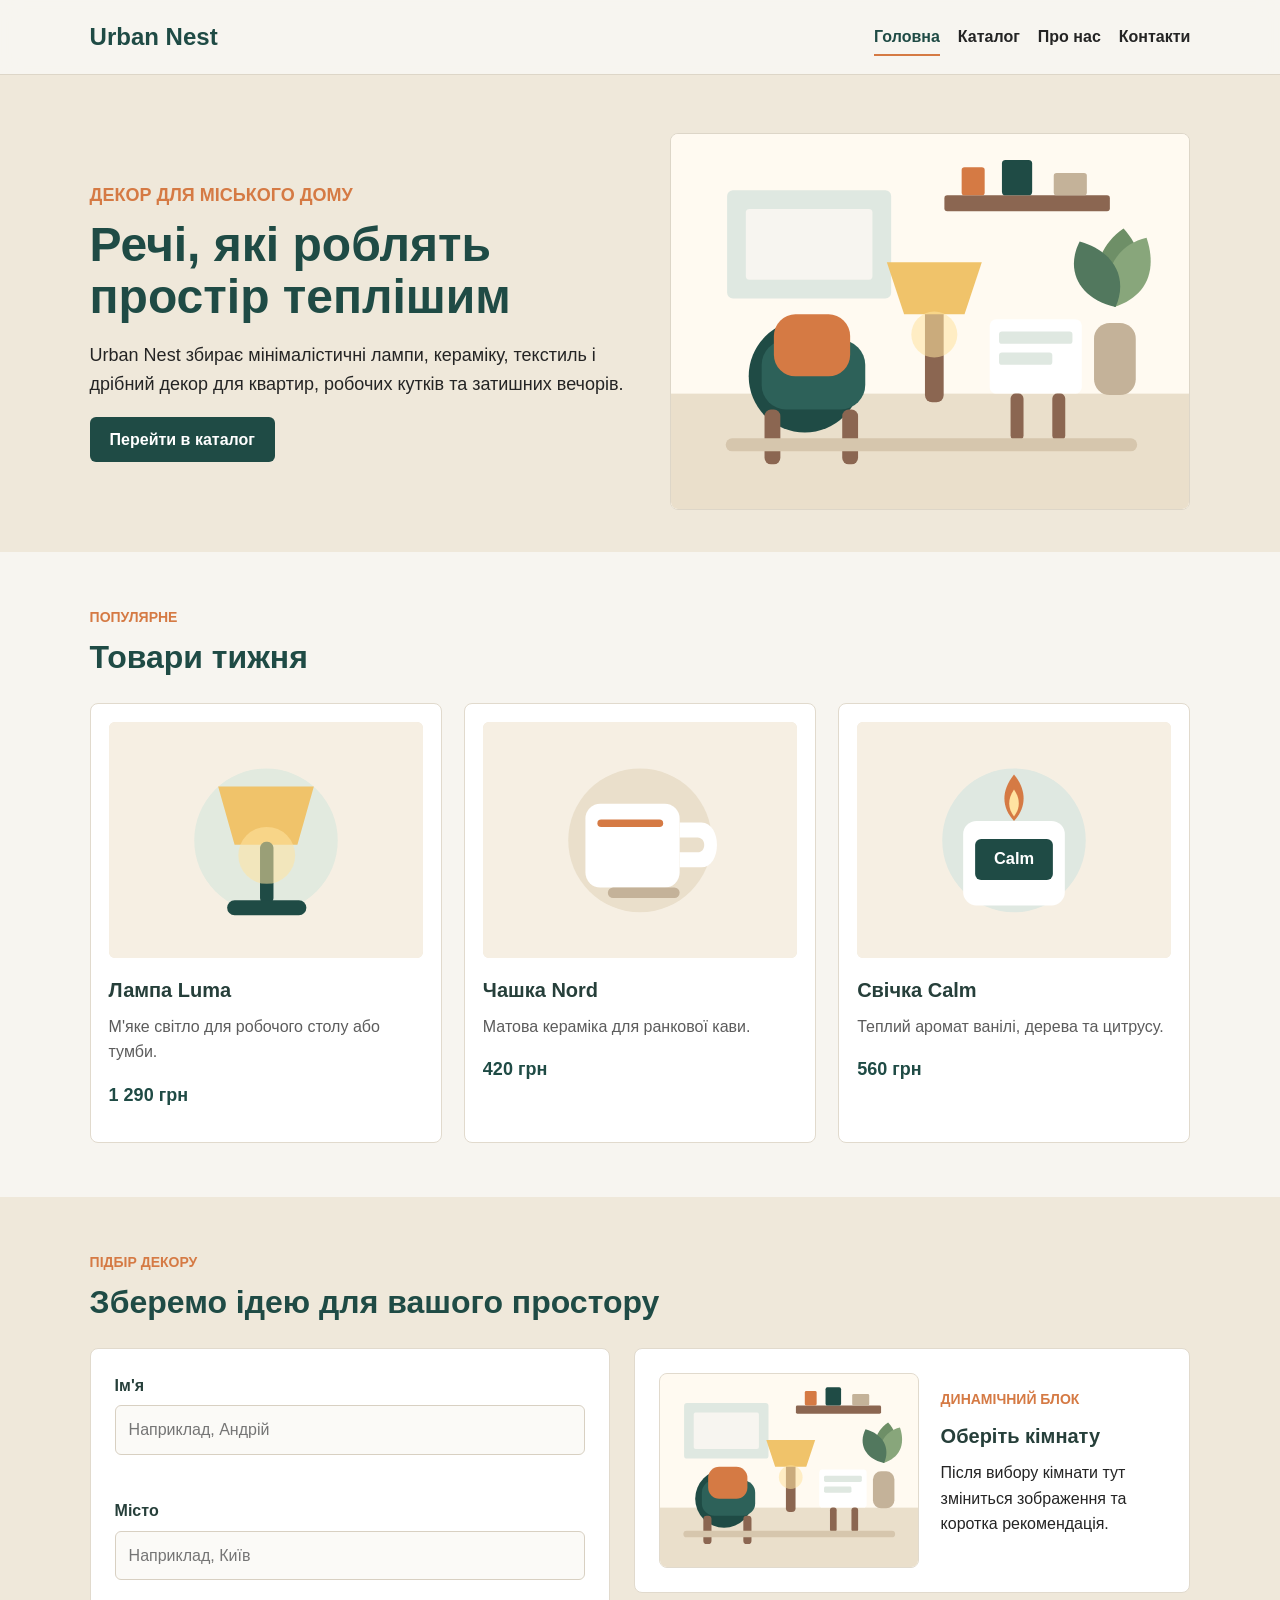
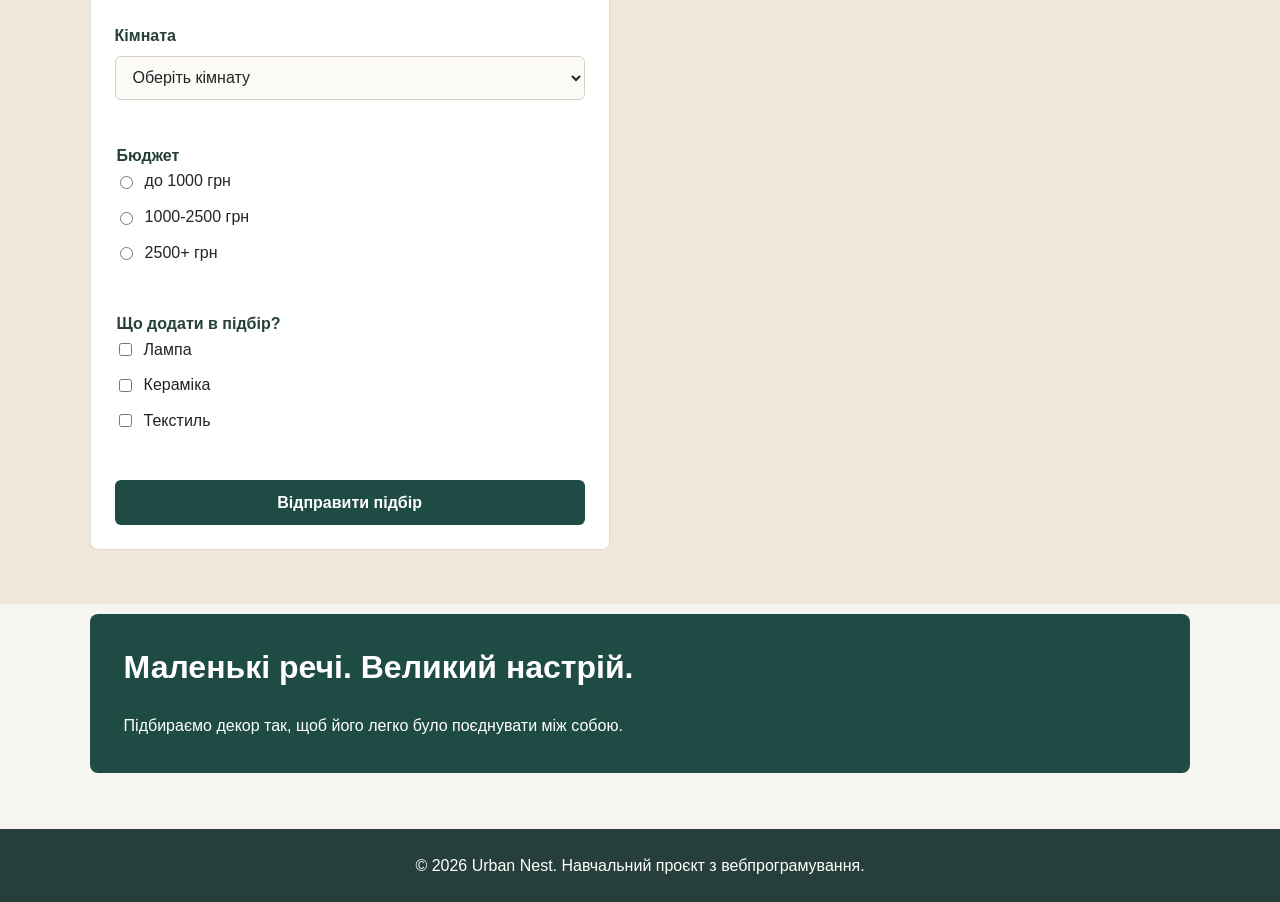
<file: index.html>
<!DOCTYPE html>
<html lang="uk">
<head>
  <meta charset="UTF-8">
  <meta name="viewport" content="width=device-width, initial-scale=1.0">
  <title>Urban Nest | Головна</title>
  <link rel="stylesheet" href="css/style.css">
</head>
<body>
  <header class="site-header">
    <a class="logo" href="index.html">Urban Nest</a>
    <nav class="main-nav" aria-label="Головна навігація">
      <a href="index.html" class="active">Головна</a>
      <a href="catalog.html">Каталог</a>
      <a href="about.html">Про нас</a>
      <a href="contacts.html">Контакти</a>
    </nav>
  </header>

  <main>
    <section class="hero">
      <div class="hero-content">
        <p class="eyebrow">Декор для міського дому</p>
        <h1>Речі, які роблять простір теплішим</h1>
        <p>
          Urban Nest збирає мінімалістичні лампи, кераміку, текстиль і дрібний декор
          для квартир, робочих кутків та затишних вечорів.
        </p>
        <a class="button" href="catalog.html">Перейти в каталог</a>
      </div>
      <img class="hero-image" src="images/hero-room.svg" alt="Ілюстрація затишної кімнати з декором">
    </section>

    <section class="section">
      <div class="section-heading">
        <p class="eyebrow">Популярне</p>
        <h2>Товари тижня</h2>
      </div>

      <div class="product-grid">
        <article class="product-card">
          <img src="images/lamp.svg" alt="Настільна лампа Luma">
          <h3>Лампа Luma</h3>
          <p>М'яке світло для робочого столу або тумби.</p>
          <span class="price">1 290 грн</span>
        </article>

        <article class="product-card">
          <img src="images/mug.svg" alt="Керамічна чашка Nord">
          <h3>Чашка Nord</h3>
          <p>Матова кераміка для ранкової кави.</p>
          <span class="price">420 грн</span>
        </article>

        <article class="product-card">
          <img src="images/candle.svg" alt="Ароматична свічка Calm">
          <h3>Свічка Calm</h3>
          <p>Теплий аромат ванілі, дерева та цитрусу.</p>
          <span class="price">560 грн</span>
        </article>
      </div>
    </section>

    <section class="section form-section">
      <div class="section-heading">
        <p class="eyebrow">Підбір декору</p>
        <h2>Зберемо ідею для вашого простору</h2>
      </div>

      <div class="decor-layout">
        <div class="decor-form-column">
          <form class="decor-form" id="decorForm" novalidate>
            <div class="form-row">
              <label for="clientName">Ім'я</label>
              <input type="text" id="clientName" name="clientName" placeholder="Наприклад, Андрій">
              <span class="field-error" data-error-for="clientName"></span>
            </div>

            <div class="form-row">
              <label for="clientCity">Місто</label>
              <input type="text" id="clientCity" name="clientCity" placeholder="Наприклад, Київ">
              <span class="field-error" data-error-for="clientCity"></span>
            </div>

            <div class="form-row">
              <label for="roomType">Кімната</label>
              <select id="roomType" name="roomType">
                <option value="">Оберіть кімнату</option>
                <option value="living">Вітальня</option>
                <option value="desk">Робочий куточок</option>
                <option value="bedroom">Спальня</option>
              </select>
              <span class="field-error" data-error-for="roomType"></span>
            </div>

            <fieldset class="form-group">
              <legend>Бюджет</legend>
              <label>
                <input type="radio" name="budget" value="до 1000 грн">
                до 1000 грн
              </label>
              <label>
                <input type="radio" name="budget" value="1000-2500 грн">
                1000-2500 грн
              </label>
              <label>
                <input type="radio" name="budget" value="2500+ грн">
                2500+ грн
              </label>
              <span class="field-error" data-error-for="budget"></span>
            </fieldset>

            <fieldset class="form-group">
              <legend>Що додати в підбір?</legend>
              <label>
                <input type="checkbox" name="items" value="Лампа">
                Лампа
              </label>
              <label>
                <input type="checkbox" name="items" value="Кераміка">
                Кераміка
              </label>
              <label>
                <input type="checkbox" name="items" value="Текстиль">
                Текстиль
              </label>
              <span class="field-error" data-error-for="items"></span>
            </fieldset>

            <button class="button" type="submit">Відправити підбір</button>
          </form>

          <div class="form-result" id="formResult" hidden></div>
        </div>

        <aside class="decor-preview" id="decorPreview" aria-live="polite">
          <img id="roomPreviewImage" src="images/hero-room.svg" alt="Приклад інтер'єру Urban Nest">
          <div>
            <p class="eyebrow">Динамічний блок</p>
            <h3 id="roomPreviewTitle">Оберіть кімнату</h3>
            <p id="roomPreviewText">Після вибору кімнати тут зміниться зображення та коротка рекомендація.</p>
          </div>
        </aside>
      </div>
    </section>

    <section class="banner">
      <h2>Маленькі речі. Великий настрій.</h2>
      <p>Підбираємо декор так, щоб його легко було поєднувати між собою.</p>
    </section>
  </main>

  <footer class="site-footer">
    <p>&copy; 2026 Urban Nest. Навчальний проєкт з вебпрограмування.</p>
  </footer>
  <script src="form_ajax.js"></script>
</body>
</html>
</file>
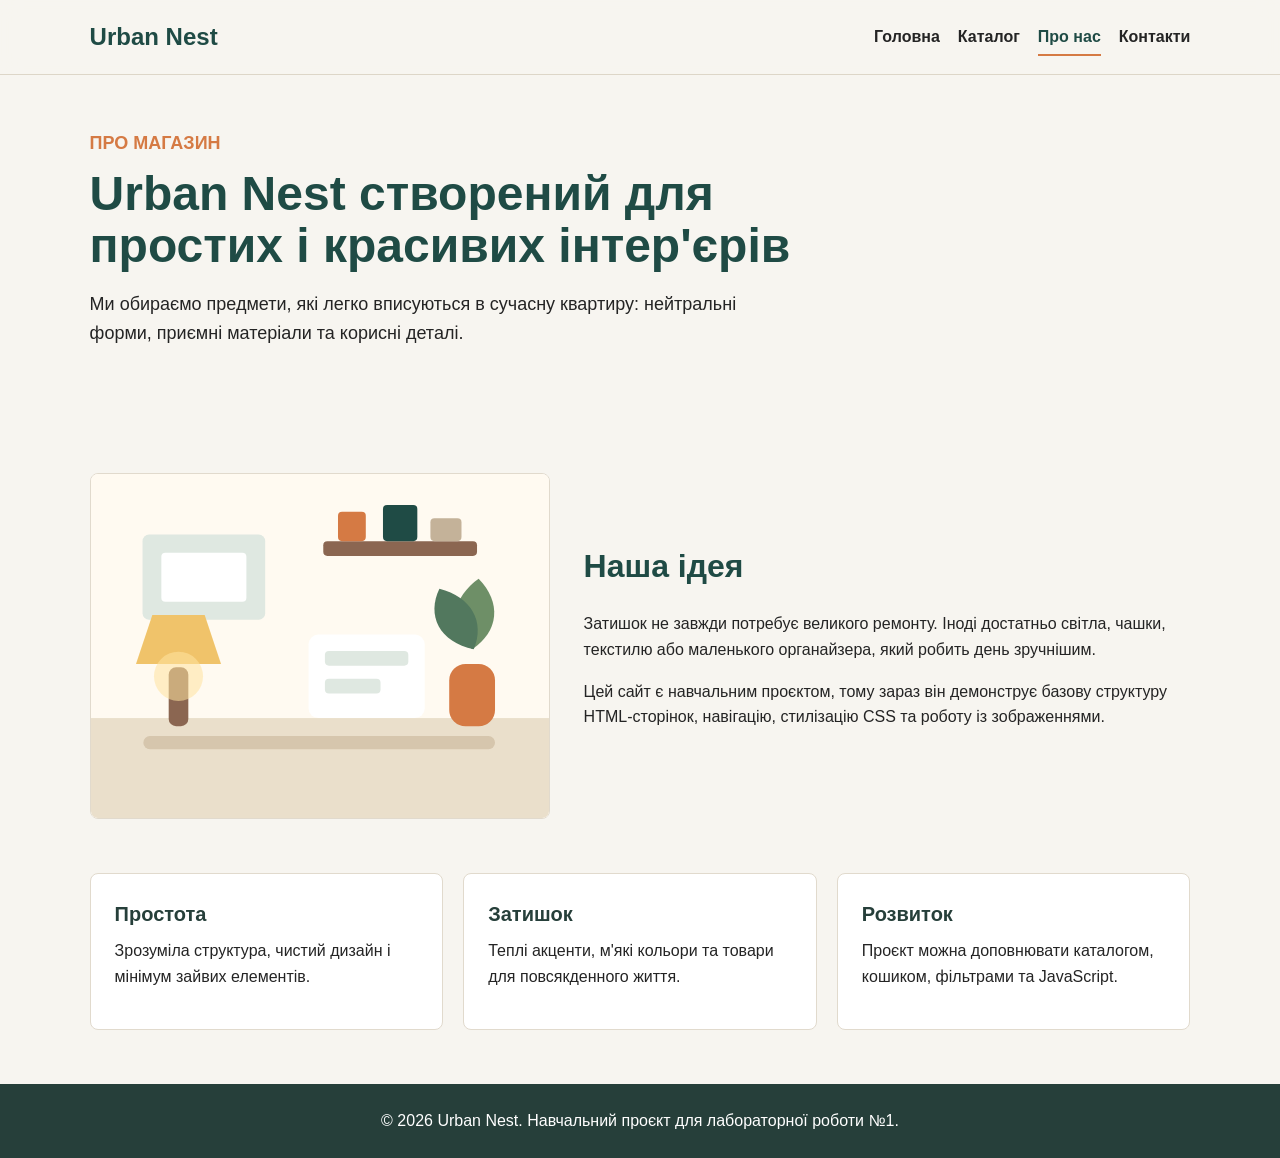
<file: about.html>
<!DOCTYPE html>
<html lang="uk">
<head>
  <meta charset="UTF-8">
  <meta name="viewport" content="width=device-width, initial-scale=1.0">
  <title>Urban Nest | Про нас</title>
  <link rel="stylesheet" href="css/style.css">
</head>
<body>
  <header class="site-header">
    <a class="logo" href="index.html">Urban Nest</a>
    <nav class="main-nav" aria-label="Головна навігація">
      <a href="index.html">Головна</a>
      <a href="catalog.html">Каталог</a>
      <a href="about.html" class="active">Про нас</a>
      <a href="contacts.html">Контакти</a>
    </nav>
  </header>

  <main>
    <section class="page-intro">
      <p class="eyebrow">Про магазин</p>
      <h1>Urban Nest створений для простих і красивих інтер'єрів</h1>
      <p>
        Ми обираємо предмети, які легко вписуються в сучасну квартиру:
        нейтральні форми, приємні матеріали та корисні деталі.
      </p>
    </section>

    <section class="split-section">
      <img src="images/about-corner.svg" alt="Куточок кімнати з полицею та декором">
      <div>
        <h2>Наша ідея</h2>
        <p>
          Затишок не завжди потребує великого ремонту. Іноді достатньо світла,
          чашки, текстилю або маленького органайзера, який робить день зручнішим.
        </p>
        <p>
          Цей сайт є навчальним проєктом, тому зараз він демонструє базову
          структуру HTML-сторінок, навігацію, стилізацію CSS та роботу із зображеннями.
        </p>
      </div>
    </section>

    <section class="values">
      <article>
        <h3>Простота</h3>
        <p>Зрозуміла структура, чистий дизайн і мінімум зайвих елементів.</p>
      </article>
      <article>
        <h3>Затишок</h3>
        <p>Теплі акценти, м'які кольори та товари для повсякденного життя.</p>
      </article>
      <article>
        <h3>Розвиток</h3>
        <p>Проєкт можна доповнювати каталогом, кошиком, фільтрами та JavaScript.</p>
      </article>
    </section>
  </main>

  <footer class="site-footer">
    <p>&copy; 2026 Urban Nest. Навчальний проєкт для лабораторної роботи №1.</p>
  </footer>
</body>
</html>
</file>
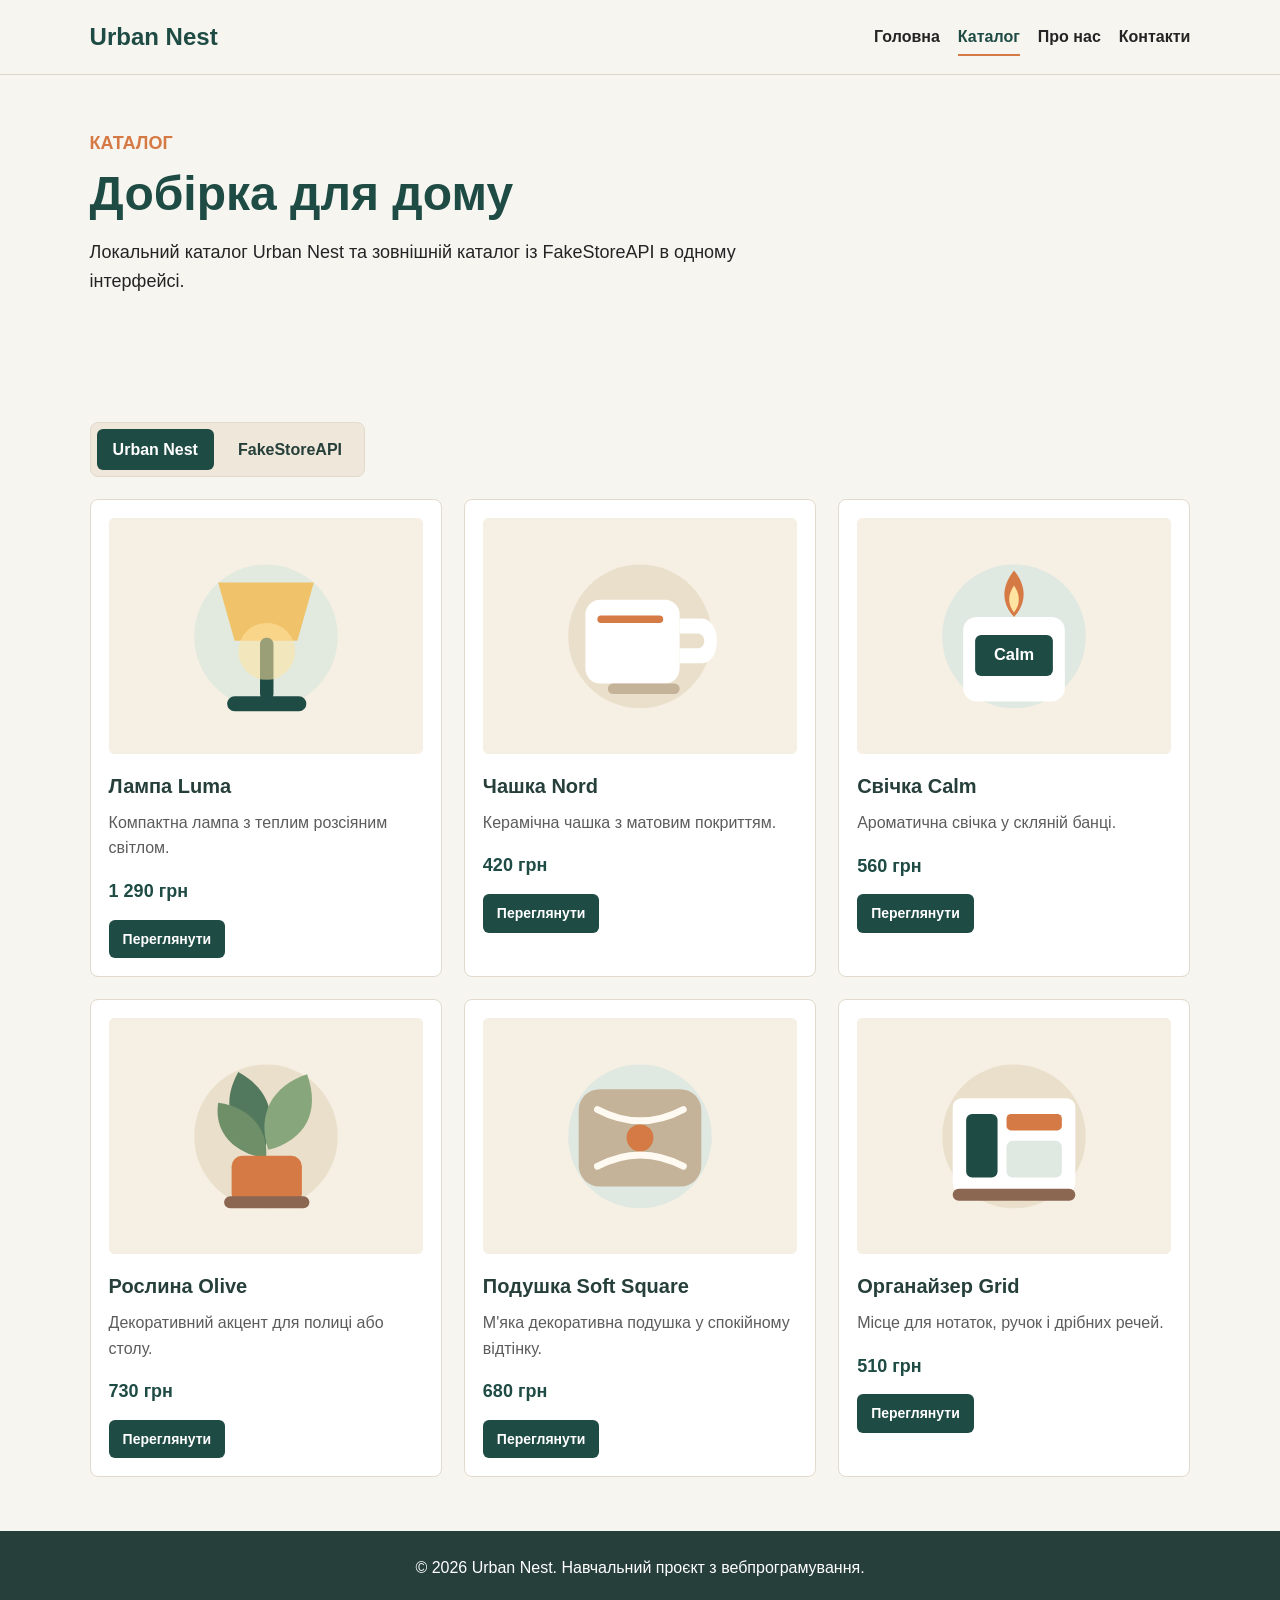
<file: catalog.html>
<!DOCTYPE html>
<html lang="uk">
<head>
  <meta charset="UTF-8">
  <meta name="viewport" content="width=device-width, initial-scale=1.0">
  <title>Urban Nest | Каталог</title>
  <link rel="stylesheet" href="css/style.css">
</head>
<body>
  <header class="site-header">
    <a class="logo" href="index.html">Urban Nest</a>
    <nav class="main-nav" aria-label="Головна навігація">
      <a href="index.html">Головна</a>
      <a href="catalog.html" class="active">Каталог</a>
      <a href="about.html">Про нас</a>
      <a href="contacts.html">Контакти</a>
    </nav>
  </header>

  <main>
    <section class="page-intro">
      <p class="eyebrow">Каталог</p>
      <h1>Добірка для дому</h1>
      <p>Локальний каталог Urban Nest та зовнішній каталог із FakeStoreAPI в одному інтерфейсі.</p>
    </section>

    <section class="section">
      <div class="catalog-tabs" role="tablist" aria-label="Перемикання каталогу">
        <button class="catalog-tab active" id="localTab" type="button" role="tab" aria-selected="true" aria-controls="localCatalog">Urban Nest</button>
        <button class="catalog-tab" id="apiTab" type="button" role="tab" aria-selected="false" aria-controls="apiCatalog">FakeStoreAPI</button>
      </div>

      <div class="catalog-panel active" id="localCatalog" role="tabpanel" aria-labelledby="localTab">
        <div class="product-grid catalog-grid">
          <article class="product-card" data-local-product="lamp" tabindex="0">
            <img src="images/lamp.svg" alt="Настільна лампа Luma">
            <h3>Лампа Luma</h3>
            <p>Компактна лампа з теплим розсіяним світлом.</p>
            <span class="price">1 290 грн</span>
            <button class="small-button open-product" type="button">Переглянути</button>
          </article>

          <article class="product-card" data-local-product="mug" tabindex="0">
            <img src="images/mug.svg" alt="Керамічна чашка Nord">
            <h3>Чашка Nord</h3>
            <p>Керамічна чашка з матовим покриттям.</p>
            <span class="price">420 грн</span>
            <button class="small-button open-product" type="button">Переглянути</button>
          </article>

          <article class="product-card" data-local-product="candle" tabindex="0">
            <img src="images/candle.svg" alt="Ароматична свічка Calm">
            <h3>Свічка Calm</h3>
            <p>Ароматична свічка у скляній банці.</p>
            <span class="price">560 грн</span>
            <button class="small-button open-product" type="button">Переглянути</button>
          </article>

          <article class="product-card" data-local-product="plant" tabindex="0">
            <img src="images/plant.svg" alt="Декоративна рослина Olive">
            <h3>Рослина Olive</h3>
            <p>Декоративний акцент для полиці або столу.</p>
            <span class="price">730 грн</span>
            <button class="small-button open-product" type="button">Переглянути</button>
          </article>

          <article class="product-card" data-local-product="pillow" tabindex="0">
            <img src="images/pillow.svg" alt="Подушка Soft Square">
            <h3>Подушка Soft Square</h3>
            <p>М'яка декоративна подушка у спокійному відтінку.</p>
            <span class="price">680 грн</span>
            <button class="small-button open-product" type="button">Переглянути</button>
          </article>

          <article class="product-card" data-local-product="organizer" tabindex="0">
            <img src="images/organizer.svg" alt="Настільний органайзер Grid">
            <h3>Органайзер Grid</h3>
            <p>Місце для нотаток, ручок і дрібних речей.</p>
            <span class="price">510 грн</span>
            <button class="small-button open-product" type="button">Переглянути</button>
          </article>
        </div>
      </div>

      <div class="catalog-panel" id="apiCatalog" role="tabpanel" aria-labelledby="apiTab" hidden>
        <form class="api-filter-form" id="catalogFilters">
          <label>
            Категорія
            <select id="categoryFilter" name="category">
              <option value="">Усі категорії</option>
            </select>
          </label>

          <label>
            Кількість
            <select id="limitFilter" name="limit">
              <option value="6">6 товарів</option>
              <option value="9">9 товарів</option>
              <option value="12">12 товарів</option>
              <option value="20">20 товарів</option>
            </select>
          </label>

          <label>
            Сортування
            <select id="sortFilter" name="sort">
              <option value="asc">За зростанням</option>
              <option value="desc">За спаданням</option>
            </select>
          </label>

          <button class="button" type="submit">Оновити</button>
        </form>

        <div class="api-status" id="catalogStatus" role="status">Завантаження товарів...</div>
        <div class="product-grid catalog-grid" id="apiProductGrid"></div>
      </div>
    </section>
  </main>

  <div class="product-modal" id="productModal" aria-hidden="true">
    <div class="modal-backdrop" data-close-modal></div>
    <section class="modal-panel" aria-label="Детальна інформація про товар">
      <button class="modal-close" type="button" data-close-modal aria-label="Закрити">&times;</button>

      <div class="gallery">
        <button class="gallery-control gallery-prev" type="button" aria-label="Попереднє зображення">&#8249;</button>
        <img id="galleryImage" src="images/lamp.svg" alt="Лампа Luma">
        <button class="gallery-control gallery-next" type="button" aria-label="Наступне зображення">&#8250;</button>
      </div>

      <div class="gallery-meta">
        <span id="galleryCounter">1 / 3</span>
        <div class="gallery-dots" id="galleryDots" aria-label="Індикатори зображень"></div>
      </div>

      <div class="modal-copy">
        <p class="eyebrow">Деталі товару</p>
        <h2 id="modalTitle">Лампа Luma</h2>
        <p id="modalDescription">Компактна лампа з теплим розсіяним світлом.</p>
        <strong class="modal-price" id="modalPrice">1 290 грн</strong>
        <p class="modal-category" id="modalCategory">Категорія</p>
        <a class="button" href="contacts.html">Замовити</a>
      </div>
    </section>
  </div>

  <footer class="site-footer">
    <p>&copy; 2026 Urban Nest. Навчальний проєкт з вебпрограмування.</p>
  </footer>
  <script src="script.js"></script>
</body>
</html>
</file>
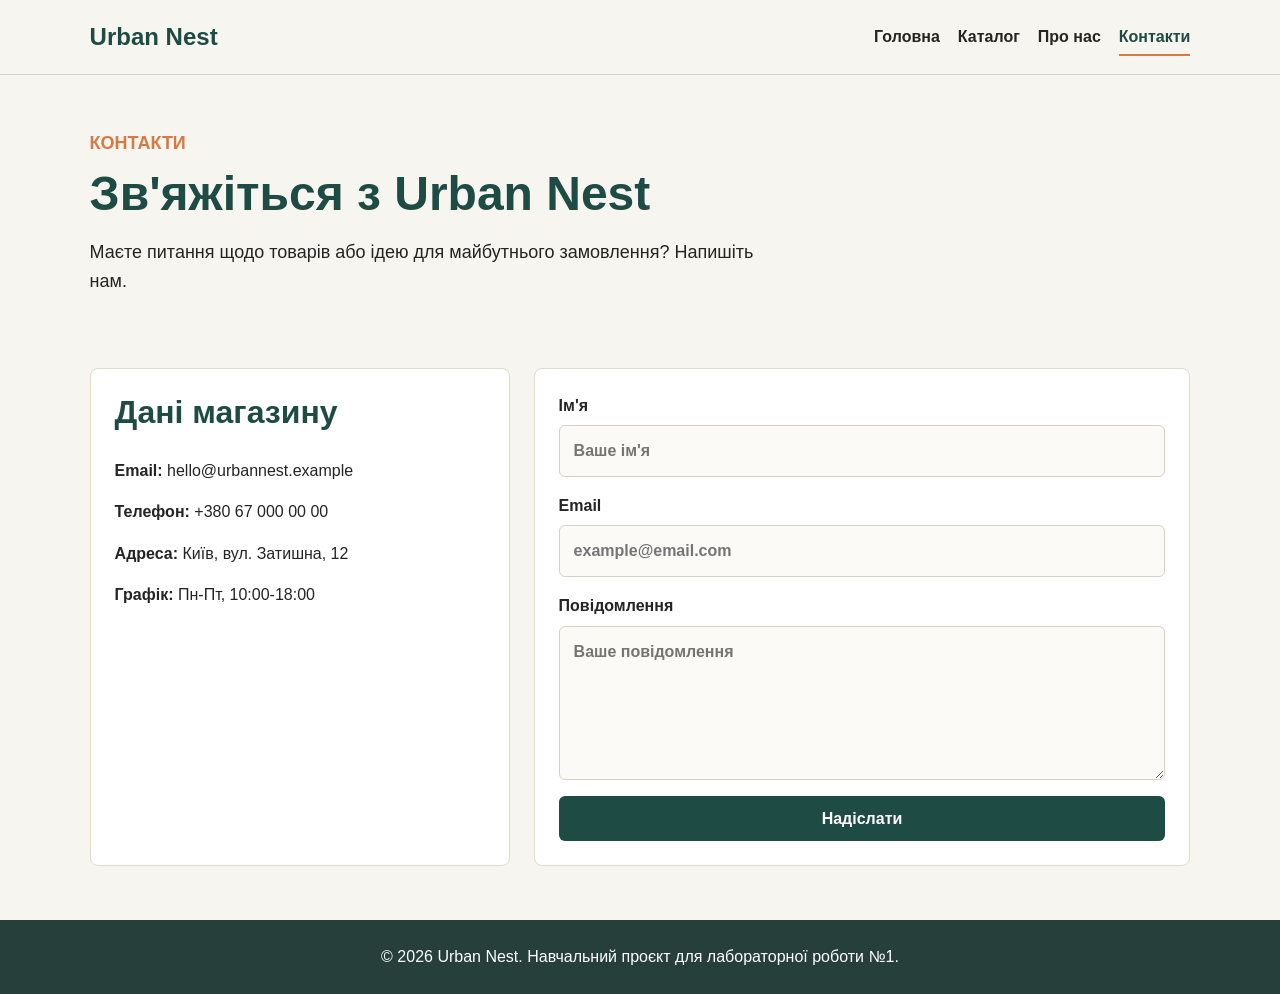
<file: contacts.html>
<!DOCTYPE html>
<html lang="uk">
<head>
  <meta charset="UTF-8">
  <meta name="viewport" content="width=device-width, initial-scale=1.0">
  <title>Urban Nest | Контакти</title>
  <link rel="stylesheet" href="css/style.css">
</head>
<body>
  <header class="site-header">
    <a class="logo" href="index.html">Urban Nest</a>
    <nav class="main-nav" aria-label="Головна навігація">
      <a href="index.html">Головна</a>
      <a href="catalog.html">Каталог</a>
      <a href="about.html">Про нас</a>
      <a href="contacts.html" class="active">Контакти</a>
    </nav>
  </header>

  <main>
    <section class="page-intro">
      <p class="eyebrow">Контакти</p>
      <h1>Зв'яжіться з Urban Nest</h1>
      <p>Маєте питання щодо товарів або ідею для майбутнього замовлення? Напишіть нам.</p>
    </section>

    <section class="contact-layout">
      <div class="contact-info">
        <h2>Дані магазину</h2>
        <p><strong>Email:</strong> hello@urbannest.example</p>
        <p><strong>Телефон:</strong> +380 67 000 00 00</p>
        <p><strong>Адреса:</strong> Київ, вул. Затишна, 12</p>
        <p><strong>Графік:</strong> Пн-Пт, 10:00-18:00</p>
      </div>

      <form class="contact-form">
        <label>
          Ім'я
          <input type="text" name="name" placeholder="Ваше ім'я">
        </label>
        <label>
          Email
          <input type="email" name="email" placeholder="example@email.com">
        </label>
        <label>
          Повідомлення
          <textarea name="message" rows="5" placeholder="Ваше повідомлення"></textarea>
        </label>
        <button class="button" type="submit">Надіслати</button>
      </form>
    </section>
  </main>

  <footer class="site-footer">
    <p>&copy; 2026 Urban Nest. Навчальний проєкт для лабораторної роботи №1.</p>
  </footer>
</body>
</html>
</file>
<file: css/style.css>
* {
  box-sizing: border-box;
}

body {
  margin: 0;
  color: #242424;
  background: #f7f5f0;
  font-family: Arial, Helvetica, sans-serif;
  line-height: 1.6;
}

img {
  display: block;
  max-width: 100%;
}

a {
  color: inherit;
  text-decoration: none;
}

[hidden] {
  display: none !important;
}

.site-header {
  position: sticky;
  top: 0;
  z-index: 10;
  display: flex;
  align-items: center;
  justify-content: space-between;
  gap: 24px;
  padding: 18px 7%;
  background: rgba(247, 245, 240, 0.94);
  border-bottom: 1px solid #ddd6c8;
  backdrop-filter: blur(10px);
}

.logo {
  color: #1f4b45;
  font-size: 24px;
  font-weight: 800;
  letter-spacing: 0;
}

.main-nav {
  display: flex;
  flex-wrap: wrap;
  gap: 18px;
}

.main-nav a {
  position: relative;
  padding: 6px 0;
  font-weight: 700;
  transition: color 0.2s ease;
}

.main-nav a::after {
  position: absolute;
  right: 0;
  bottom: 0;
  left: 0;
  height: 2px;
  background: #d57a44;
  content: "";
  transform: scaleX(0);
  transform-origin: left;
  transition: transform 0.2s ease;
}

.main-nav a:hover,
.main-nav a.active {
  color: #1f4b45;
}

.main-nav a:hover::after,
.main-nav a.active::after {
  transform: scaleX(1);
}

.hero {
  display: grid;
  grid-template-columns: minmax(0, 1fr) minmax(280px, 520px);
  align-items: center;
  gap: 40px;
  padding: 58px 7% 42px;
  background: #efe8da;
}

.hero-content {
  max-width: 620px;
}

.eyebrow {
  margin: 0 0 10px;
  color: #d57a44;
  font-size: 14px;
  font-weight: 800;
  text-transform: uppercase;
}

h1,
h2,
h3,
p {
  margin-top: 0;
}

h1 {
  margin-bottom: 18px;
  color: #1f4b45;
  font-size: 48px;
  line-height: 1.08;
}

h2 {
  color: #1f4b45;
  font-size: 32px;
  line-height: 1.2;
}

h3 {
  margin-bottom: 8px;
  color: #263f3a;
  font-size: 20px;
}

.hero p {
  max-width: 560px;
  font-size: 18px;
}

.hero-image {
  width: 100%;
  border: 1px solid #ddd6c8;
  border-radius: 8px;
  background: #fffaf1;
}

.button,
.small-button {
  display: inline-flex;
  align-items: center;
  justify-content: center;
  min-height: 44px;
  padding: 10px 20px;
  color: #ffffff;
  background: #1f4b45;
  border: 0;
  border-radius: 6px;
  font: inherit;
  font-weight: 800;
  cursor: pointer;
  transition: background 0.2s ease, transform 0.2s ease;
}

.button:hover,
.small-button:hover {
  background: #d57a44;
  transform: translateY(-2px);
}

.button:disabled,
.small-button:disabled {
  cursor: not-allowed;
  opacity: 0.68;
  transform: none;
}

.section,
.page-intro,
.split-section,
.contact-layout,
.values {
  padding: 54px 7%;
}

.section-heading {
  margin-bottom: 26px;
}

.product-grid {
  display: grid;
  grid-template-columns: repeat(3, minmax(0, 1fr));
  gap: 22px;
}

.catalog-grid {
  grid-template-columns: repeat(3, minmax(0, 1fr));
}

.catalog-tabs {
  display: inline-flex;
  gap: 8px;
  margin-bottom: 22px;
  padding: 6px;
  background: #efe8da;
  border: 1px solid #e1dacd;
  border-radius: 8px;
}

.catalog-tab {
  min-height: 40px;
  padding: 8px 16px;
  color: #263f3a;
  background: transparent;
  border: 0;
  border-radius: 6px;
  font: inherit;
  font-weight: 800;
  cursor: pointer;
  transition: background 0.2s ease, color 0.2s ease;
}

.catalog-tab:hover,
.catalog-tab.active {
  color: #ffffff;
  background: #1f4b45;
}

.catalog-panel {
  display: none;
}

.catalog-panel.active {
  display: block;
}

.api-filter-form {
  display: grid;
  grid-template-columns: minmax(180px, 1fr) minmax(150px, 180px) minmax(160px, 200px) auto;
  gap: 16px;
  align-items: end;
  margin-bottom: 22px;
  padding: 20px;
  background: #ffffff;
  border: 1px solid #e1dacd;
  border-radius: 8px;
}

.api-filter-form label {
  display: grid;
  gap: 7px;
  color: #263f3a;
  font-weight: 800;
}

.api-filter-form select {
  width: 100%;
  min-height: 44px;
  padding: 10px 12px;
  color: #242424;
  background: #fbfaf7;
  border: 1px solid #d8d0c2;
  border-radius: 6px;
  font: inherit;
}

.api-status {
  margin-bottom: 18px;
  padding: 14px 16px;
  color: #1f4b45;
  background: #ffffff;
  border: 1px solid #e1dacd;
  border-radius: 8px;
  font-weight: 800;
}

.api-status.success {
  color: #1f4b45;
}

.api-status.error {
  color: #c2452d;
}

.api-status.empty {
  color: #8b6651;
}

.product-card {
  min-height: 100%;
  padding: 18px;
  background: #ffffff;
  border: 1px solid #e1dacd;
  border-radius: 8px;
  cursor: pointer;
  transition: transform 0.2s ease, border-color 0.2s ease, box-shadow 0.2s ease;
}

.product-card:hover,
.product-card:focus {
  border-color: #d57a44;
  box-shadow: 0 14px 28px rgba(36, 36, 36, 0.11);
  outline: none;
  transform: translateY(-6px);
}

.product-card img {
  width: 100%;
  aspect-ratio: 4 / 3;
  object-fit: cover;
  margin-bottom: 16px;
  border-radius: 6px;
  background: #f1eadc;
}

.api-product-card img {
  object-fit: contain;
  padding: 18px;
}

.product-category,
.modal-category {
  display: inline-block;
  width: fit-content;
  margin-bottom: 10px;
  color: #d57a44;
  font-size: 13px;
  font-weight: 800;
  text-transform: uppercase;
}

.product-card p {
  color: #5c5c5c;
}

.price {
  display: block;
  margin: 8px 0 14px;
  color: #1f4b45;
  font-size: 18px;
  font-weight: 800;
}

.small-button {
  min-height: 38px;
  padding: 8px 14px;
  font-size: 14px;
}

.form-section {
  background: #efe8da;
}

.decor-layout {
  display: grid;
  grid-template-columns: minmax(280px, 520px) minmax(280px, 1fr);
  gap: 24px;
  align-items: start;
}

.decor-form,
.decor-preview,
.form-result {
  padding: 24px;
  background: #ffffff;
  border: 1px solid #e1dacd;
  border-radius: 8px;
}

.decor-form {
  display: grid;
  gap: 16px;
}

.form-row {
  display: grid;
  gap: 7px;
}

.form-row label,
.form-group legend {
  color: #263f3a;
  font-weight: 800;
}

.form-row input,
.form-row select {
  width: 100%;
  min-height: 44px;
  padding: 11px 13px;
  color: #242424;
  background: #fbfaf7;
  border: 1px solid #d8d0c2;
  border-radius: 6px;
  font: inherit;
  transition: border-color 0.2s ease, background 0.2s ease;
}

.form-row input:focus,
.form-row select:focus {
  outline: none;
  background: #ffffff;
  border-color: #1f4b45;
}

.form-row input.is-invalid,
.form-row select.is-invalid {
  border-color: #c2452d;
}

.field-error {
  min-height: 20px;
  color: #c2452d;
  font-size: 14px;
  font-weight: 700;
}

.form-group {
  display: grid;
  gap: 10px;
  margin: 0;
  padding: 0;
  border: 0;
}

.form-group label {
  display: flex;
  align-items: center;
  gap: 9px;
  width: fit-content;
  cursor: pointer;
}

.form-group input {
  accent-color: #1f4b45;
}

.decor-preview {
  display: grid;
  grid-template-columns: minmax(170px, 260px) minmax(0, 1fr);
  gap: 22px;
  align-items: center;
}

.decor-preview img {
  width: 100%;
  aspect-ratio: 4 / 3;
  object-fit: cover;
  background: #f1eadc;
  border: 1px solid #e1dacd;
  border-radius: 8px;
}

.form-result {
  width: 100%;
}

.form-result h3 {
  font-size: 26px;
}

.form-result p {
  margin-bottom: 10px;
}

.form-result.error {
  border-color: #c2452d;
}

.json-preview {
  margin: 16px 0;
  padding: 14px;
  background: #fbfaf7;
  border: 1px solid #e1dacd;
  border-radius: 8px;
}

.json-preview summary {
  color: #1f4b45;
  font-weight: 800;
  cursor: pointer;
}

.json-preview pre {
  max-height: 260px;
  overflow: auto;
  margin: 12px 0 0;
  padding: 12px;
  color: #242424;
  background: #f1eadc;
  border-radius: 6px;
  font-size: 13px;
  white-space: pre-wrap;
}

.modal-open {
  overflow: hidden;
}

.product-modal {
  position: fixed;
  inset: 0;
  z-index: 50;
  display: none;
  align-items: center;
  justify-content: center;
  padding: 24px;
}

.product-modal.is-open {
  display: flex;
}

.modal-backdrop {
  position: absolute;
  inset: 0;
  background: rgba(31, 75, 69, 0.72);
}

.modal-panel {
  position: relative;
  z-index: 1;
  display: grid;
  grid-template-columns: minmax(300px, 626px) minmax(280px, 430px);
  align-items: start;
  column-gap: 30px;
  row-gap: 12px;
  width: min(100%, 1180px);
  max-height: calc(100vh - 48px);
  overflow: auto;
  padding: 24px;
  background: #fffaf1;
  border: 1px solid #e1dacd;
  border-radius: 8px;
  box-shadow: 0 24px 80px rgba(0, 0, 0, 0.28);
}

.modal-close {
  position: absolute;
  top: 12px;
  right: 14px;
  width: 38px;
  height: 38px;
  color: #1f4b45;
  background: #ffffff;
  border: 1px solid #e1dacd;
  border-radius: 50%;
  font-size: 28px;
  line-height: 1;
  cursor: pointer;
  transition: background 0.2s ease, color 0.2s ease;
}

.modal-close:hover {
  color: #ffffff;
  background: #d57a44;
}

.gallery {
  position: relative;
  grid-column: 1;
  grid-row: 1;
  align-self: start;
  overflow: hidden;
  border: 1px solid #e1dacd;
  border-radius: 8px;
  background: #ffffff;
}

.gallery img {
  width: 100%;
  aspect-ratio: 4 / 3;
  object-fit: cover;
  background: #f1eadc;
}

.gallery-control {
  position: absolute;
  top: 50%;
  width: 42px;
  height: 42px;
  color: #ffffff;
  background: rgba(31, 75, 69, 0.88);
  border: 0;
  border-radius: 50%;
  font-size: 34px;
  line-height: 1;
  cursor: pointer;
  transform: translateY(-50%);
  transition: background 0.2s ease, transform 0.2s ease;
}

.gallery-control:hover {
  background: #d57a44;
  transform: translateY(-50%) scale(1.06);
}

.gallery-prev {
  left: 12px;
}

.gallery-next {
  right: 12px;
}

.gallery-meta {
  display: flex;
  align-items: center;
  justify-content: space-between;
  gap: 16px;
  grid-column: 1 / 2;
  grid-row: 2;
  margin-top: 0;
  padding: 0 2px;
  color: #5c5c5c;
  font-weight: 700;
}

.gallery-dots {
  display: flex;
  gap: 8px;
}

.gallery-dot {
  width: 11px;
  height: 11px;
  padding: 0;
  background: #c4b299;
  border: 0;
  border-radius: 50%;
  cursor: pointer;
}

.gallery-dot.active {
  background: #1f4b45;
}

.modal-copy {
  grid-column: 2;
  grid-row: 1 / span 2;
  align-self: start;
  padding: 72px 42px 0 0;
}

.modal-copy h2 {
  margin-bottom: 12px;
}

.modal-price {
  display: block;
  margin: 18px 0;
  color: #1f4b45;
  font-size: 24px;
}

.modal-category {
  margin-bottom: 18px;
}

.banner {
  margin: 10px 7% 56px;
  padding: 34px;
  color: #ffffff;
  background: #1f4b45;
  border-radius: 8px;
}

.banner h2 {
  color: #ffffff;
}

.banner p {
  margin-bottom: 0;
}

.page-intro {
  max-width: 920px;
}

.page-intro p {
  max-width: 680px;
  font-size: 18px;
}

.split-section {
  display: grid;
  grid-template-columns: minmax(280px, 460px) minmax(0, 1fr);
  align-items: center;
  gap: 34px;
}

.split-section img {
  border: 1px solid #e1dacd;
  border-radius: 8px;
  background: #ffffff;
}

.values {
  display: grid;
  grid-template-columns: repeat(3, minmax(0, 1fr));
  gap: 20px;
  padding-top: 0;
}

.values article,
.contact-info,
.contact-form {
  padding: 24px;
  background: #ffffff;
  border: 1px solid #e1dacd;
  border-radius: 8px;
}

.contact-layout {
  display: grid;
  grid-template-columns: minmax(260px, 420px) minmax(0, 1fr);
  gap: 24px;
  padding-top: 0;
}

.contact-form {
  display: grid;
  gap: 16px;
}

.contact-form label {
  display: grid;
  gap: 7px;
  font-weight: 700;
}

.contact-form input,
.contact-form textarea {
  width: 100%;
  padding: 12px 14px;
  color: #242424;
  background: #fbfaf7;
  border: 1px solid #d8d0c2;
  border-radius: 6px;
  font: inherit;
  transition: border-color 0.2s ease, background 0.2s ease;
}

.contact-form input:focus,
.contact-form textarea:focus {
  outline: none;
  background: #ffffff;
  border-color: #1f4b45;
}

.site-footer {
  padding: 24px 7%;
  color: #ffffff;
  background: #263f3a;
  text-align: center;
}

.site-footer p {
  margin: 0;
}

@media (max-width: 850px) {
  .site-header,
  .hero,
  .split-section,
  .contact-layout,
  .modal-panel,
  .decor-layout,
  .decor-preview {
    grid-template-columns: 1fr;
  }

  .site-header {
    display: grid;
  }

  h1 {
    font-size: 38px;
  }

  .product-grid,
  .catalog-grid,
  .values {
    grid-template-columns: repeat(2, minmax(0, 1fr));
  }

  .api-filter-form {
    grid-template-columns: repeat(2, minmax(0, 1fr));
  }

  .gallery-meta {
    grid-column: auto;
    grid-row: auto;
  }

  .modal-copy {
    grid-column: auto;
    grid-row: auto;
    padding: 0;
  }

}

@media (max-width: 560px) {
  .main-nav {
    gap: 12px;
  }

  h1 {
    font-size: 32px;
  }

  h2 {
    font-size: 26px;
  }

  .product-grid,
  .catalog-grid,
  .values,
  .api-filter-form {
    grid-template-columns: 1fr;
  }
}
</file>
